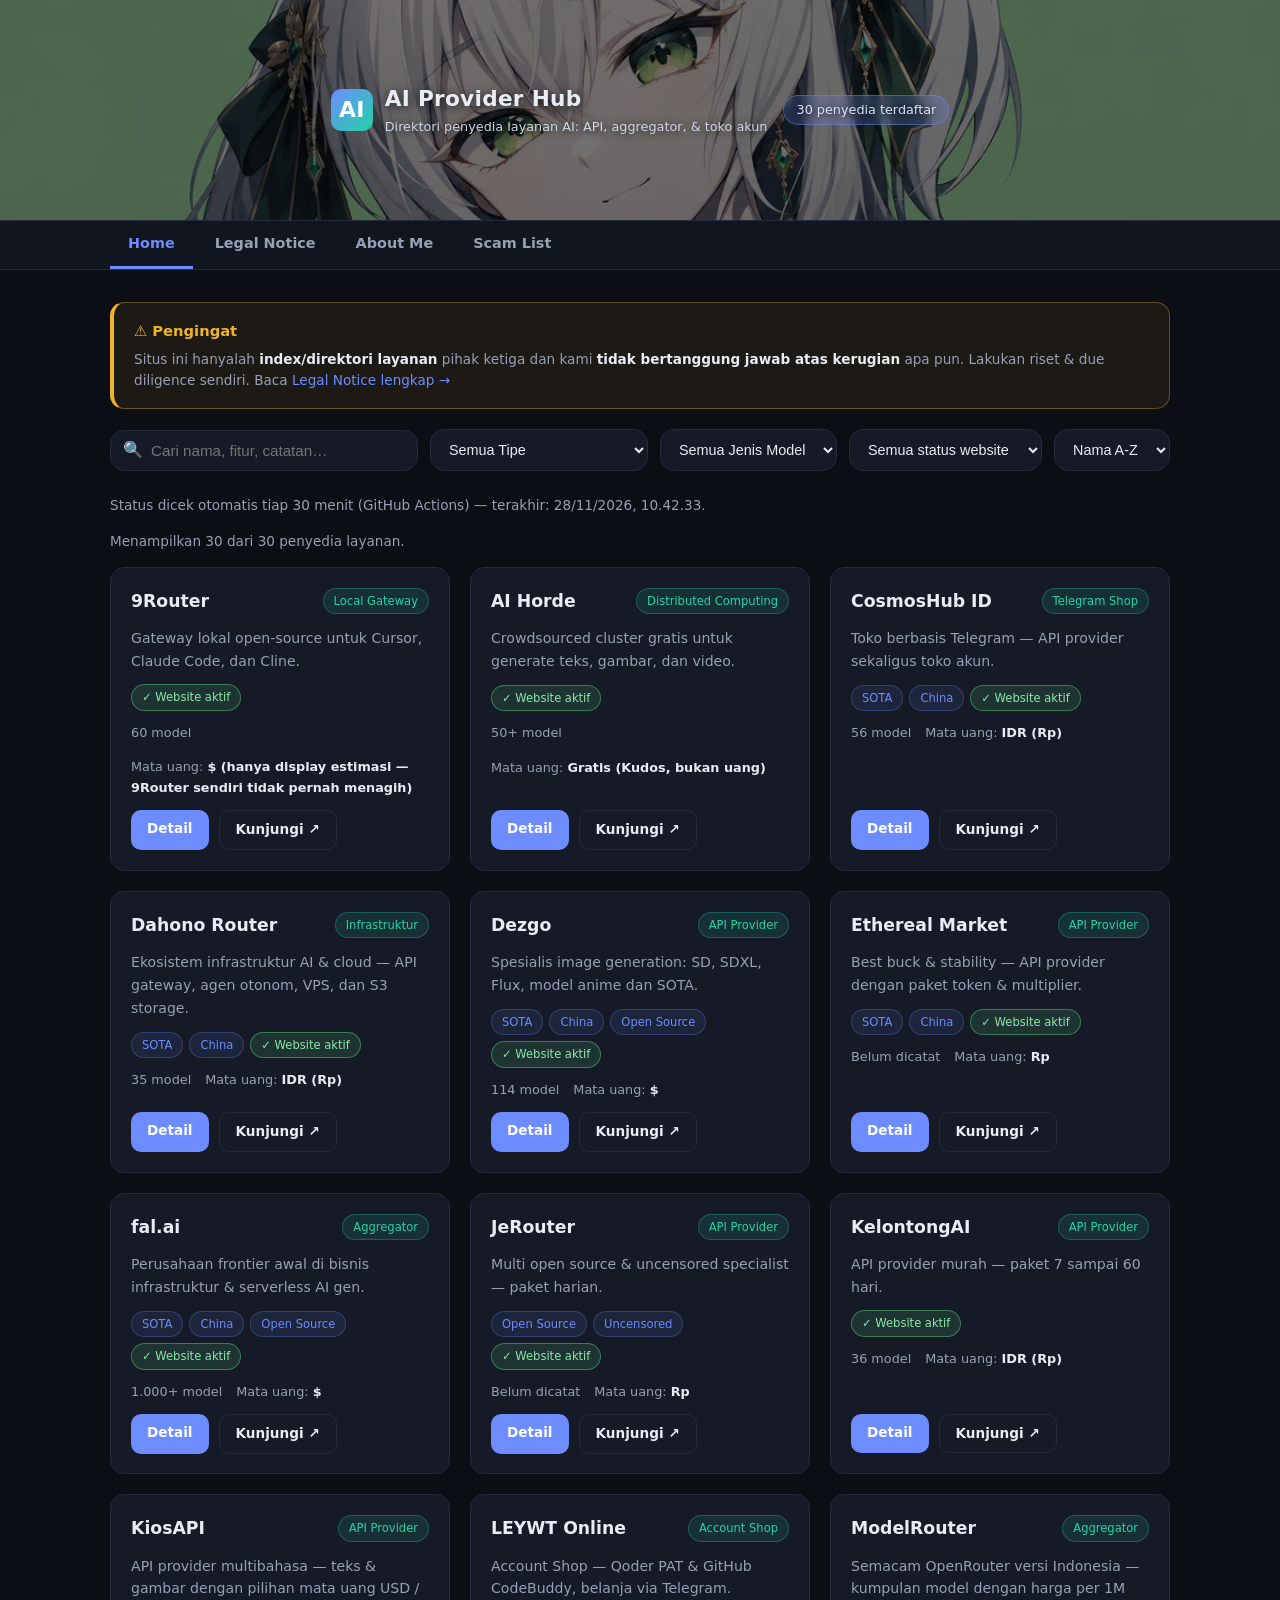
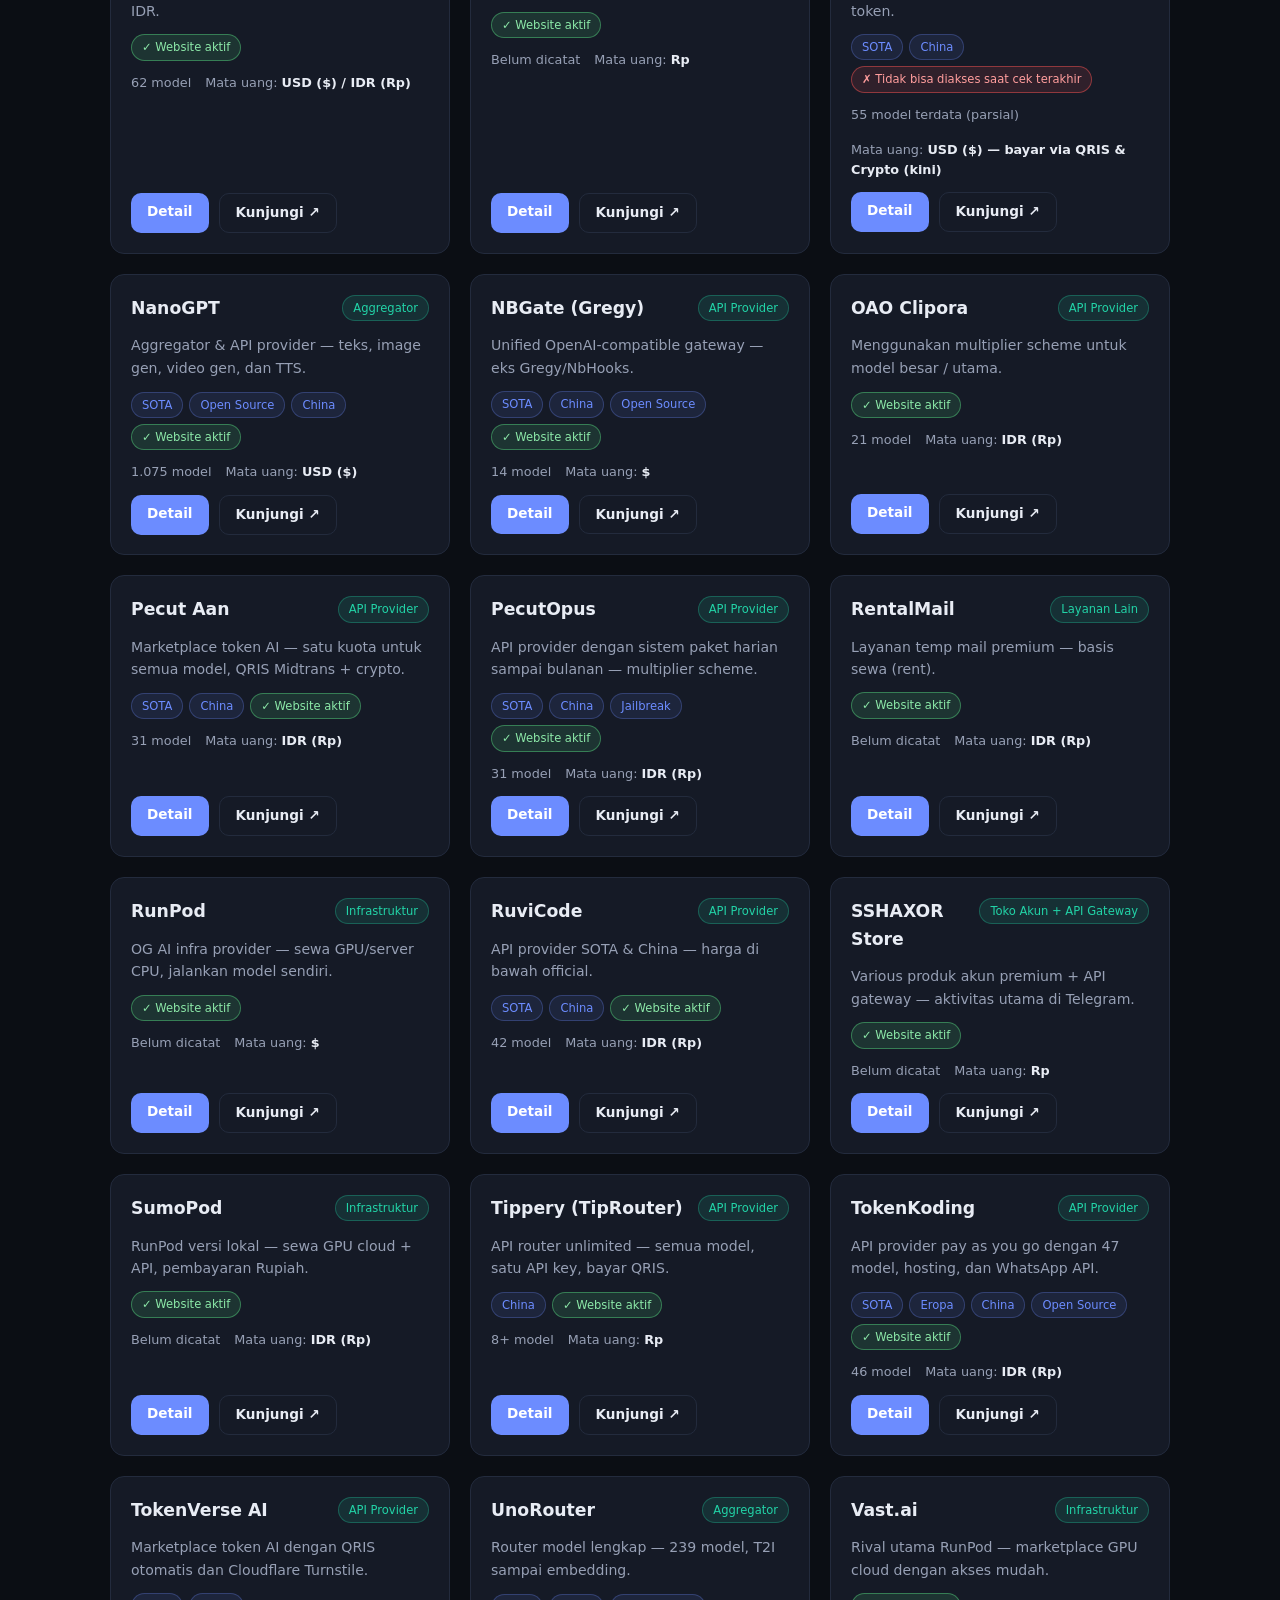
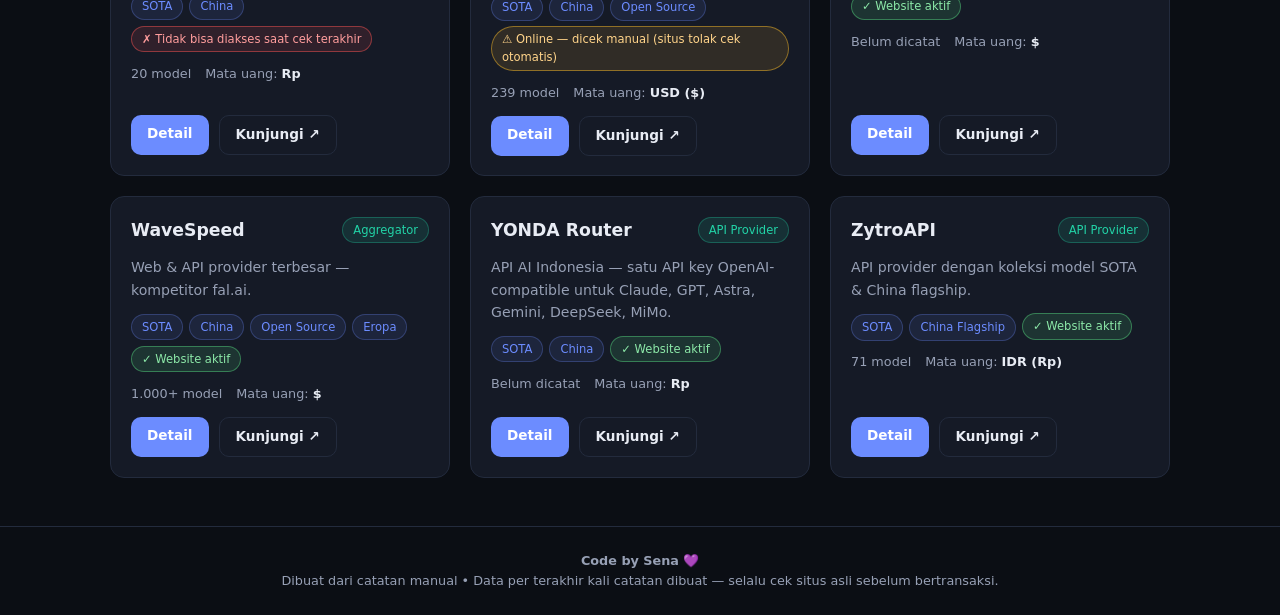
<file: index.html>
<!DOCTYPE html>
<html lang="id">
<head>
  <meta charset="UTF-8">
  <meta name="viewport" content="width=device-width, initial-scale=1.0">
  <title>AI Provider Hub — Direktori Penyedia Layanan AI</title>
  <link rel="stylesheet" href="css/style.css">
</head>
<body>
  <header class="site-header">
    <div class="hero">
      <div class="hero-bg"></div>
      <div class="container header-inner">
        <div class="brand">
          <div class="logo">AI</div>
          <div>
            <h1>AI Provider Hub</h1>
            <p>Direktori penyedia layanan AI: API, aggregator, & toko akun</p>
          </div>
        </div>
        <span class="badge-count" id="badge-count"></span>
      </div>
    </div>
    <nav class="site-nav">
      <div class="container nav-inner">
        <a class="nav-link active" href="index.html">Home</a>
        <a class="nav-link" href="legal.html">Legal Notice</a>
        <a class="nav-link" href="about.html">About Me</a>
        <a class="nav-link" href="scam.html">Scam List</a>
      </div>
    </nav>
  </header>

  <main class="container">
    <div class="disclaimer">
      <strong>⚠ Pengingat</strong>
      <p>Situs ini hanyalah <b>index/direktori layanan</b> pihak ketiga dan kami <b>tidak bertanggung jawab atas kerugian</b> apa pun. Lakukan riset &amp; due diligence sendiri. Baca <a href="legal.html">Legal Notice lengkap →</a></p>
    </div>

    <div class="toolbar">
      <div class="search-box">
        <span class="icon">🔍</span>
        <input type="text" id="search" aria-label="Cari penyedia" placeholder="Cari nama, fitur, catatan…">
      </div>
      <select class="filter" id="filter-type" aria-label="Tipe layanan">
        <option value="all">Semua Tipe</option>
      </select>
      <select class="filter" id="filter-model" aria-label="Jenis model">
        <option value="all">Semua Jenis Model</option>
      </select>
      <select class="filter" id="filter-status">
        <option value="all">Semua status website</option>
        <option value="active">Website aktif (manual)</option>
      </select>
      <select class="filter" id="filter-sort" aria-label="Urutkan nama penyedia">
        <option value="az">Nama A-Z</option>
        <option value="za">Nama Z-A</option>
      </select>
    </div>
    <p class="result-info" id="uptime-note">WIP sistem cek uptime — update #3.</p>
    <p class="result-info" id="result-info" aria-live="polite"></p>
    <div class="grid" id="grid"></div>
  </main>

  <footer class="site-footer">
    <div class="container">
      <p><b>Code by Sena</b> 💜</p>
      <p>Dibuat dari catatan manual • Data per terakhir kali catatan dibuat —
      selalu cek situs asli sebelum bertransaksi.</p>
    </div>
  </footer>

  <script src="js/data.js"></script>
  <script src="js/model-catalogs.js"></script>
  <script src="js/details.js"></script>
  <script src="js/app.js"></script>
</body>
</html>
</file>
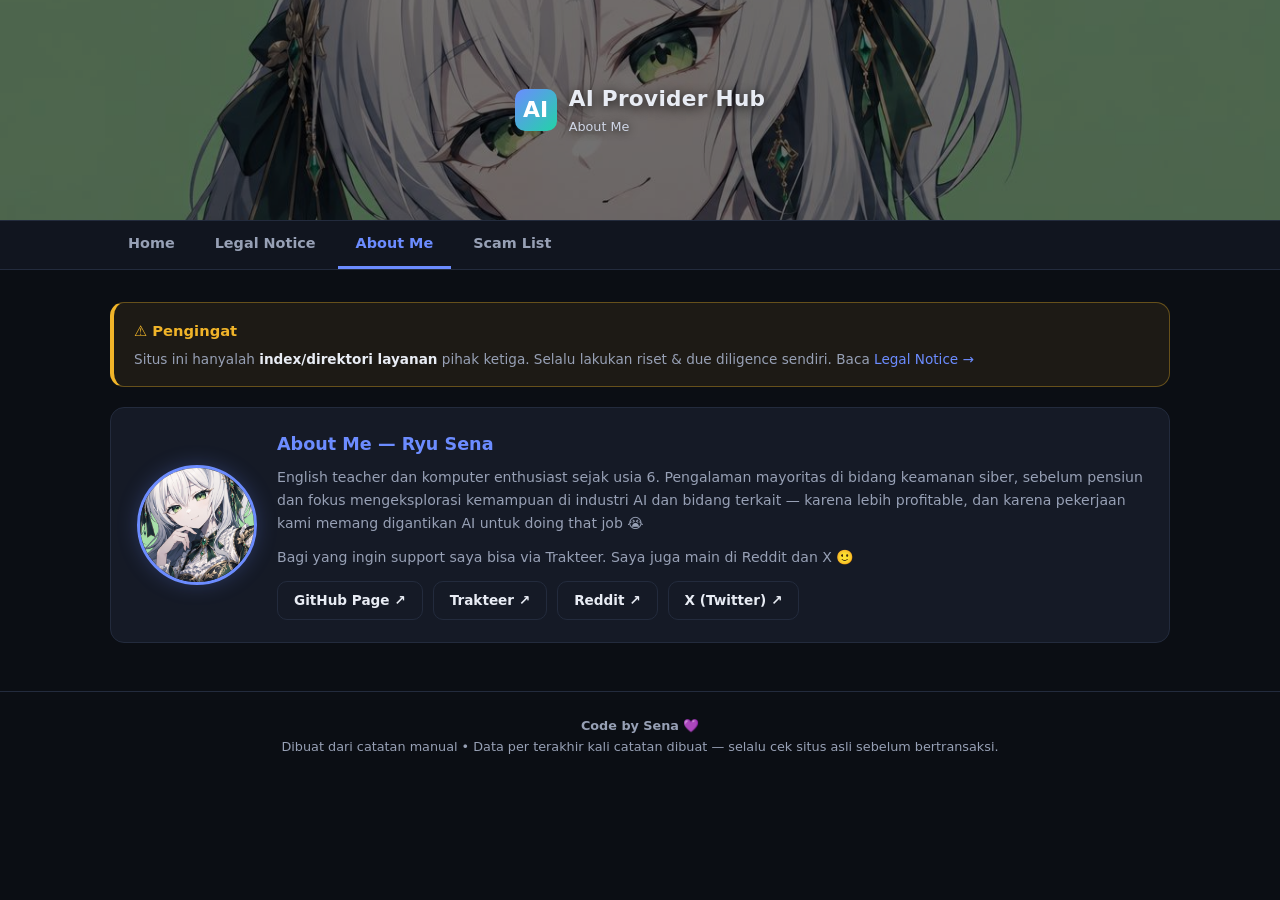
<file: about.html>
<!DOCTYPE html>
<html lang="id">
<head>
  <meta charset="UTF-8">
  <meta name="viewport" content="width=device-width, initial-scale=1.0">
  <title>About Me — AI Provider Hub</title>
  <link rel="stylesheet" href="css/style.css">
</head>
<body>
  <header class="site-header">
    <div class="hero">
      <div class="hero-bg"></div>
      <div class="container header-inner">
        <div class="brand">
          <div class="logo">AI</div>
          <div>
            <h1>AI Provider Hub</h1>
            <p>About Me</p>
          </div>
        </div>
      </div>
    </div>
    <nav class="site-nav">
      <div class="container nav-inner">
        <a class="nav-link" href="index.html">Home</a>
        <a class="nav-link" href="legal.html">Legal Notice</a>
        <a class="nav-link active" href="about.html">About Me</a>
        <a class="nav-link" href="scam.html">Scam List</a>
      </div>
    </nav>
  </header>

  <main class="container">
    <div class="disclaimer">
      <strong>⚠ Pengingat</strong>
      <p>Situs ini hanyalah <b>index/direktori layanan</b> pihak ketiga. Selalu lakukan riset &amp; due diligence sendiri. Baca <a href="legal.html">Legal Notice →</a></p>
    </div>

    <section class="about-me">
      <img class="about-photo" src="header-waifu.jpg" alt="Foto profil kurator">
      <div class="about-body">
        <h2>About Me — Ryu Sena</h2>
        <p class="about-bio">
          English teacher dan komputer enthusiast sejak usia 6. Pengalaman mayoritas di bidang
          keamanan siber, sebelum pensiun dan fokus mengeksplorasi kemampuan di industri AI
          dan bidang terkait — karena lebih profitable, dan karena pekerjaan kami memang
          digantikan AI untuk doing that job 😭
        </p>
        <p class="about-bio">
          Bagi yang ingin support saya bisa via Trakteer. Saya juga main di Reddit dan X 🙂
        </p>
        <div class="about-links">
          <a class="btn btn-outline" href="https://tukangcode.github.io/" target="_blank" rel="noopener noreferrer">GitHub Page ↗</a>
          <a class="btn btn-outline" href="https://trakteer.id/tukangcode" target="_blank" rel="noopener noreferrer">Trakteer ↗</a>
          <a class="btn btn-outline" href="https://www.reddit.com/user/Merchant_Lawrence/" target="_blank" rel="noopener noreferrer">Reddit ↗</a>
          <a class="btn btn-outline" href="https://x.com/SenaQifrey" target="_blank" rel="noopener noreferrer">X (Twitter) ↗</a>
        </div>
      </div>
    </section>
  </main>

  <footer class="site-footer">
    <div class="container">
      <p><b>Code by Sena</b> 💜</p>
      <p>Dibuat dari catatan manual • Data per terakhir kali catatan dibuat —
      selalu cek situs asli sebelum bertransaksi.</p>
    </div>
  </footer>

  <script src="js/data.js"></script>
  <script src="js/details.js"></script>
  <script src="js/app.js"></script>
</body>
</html>
</file>
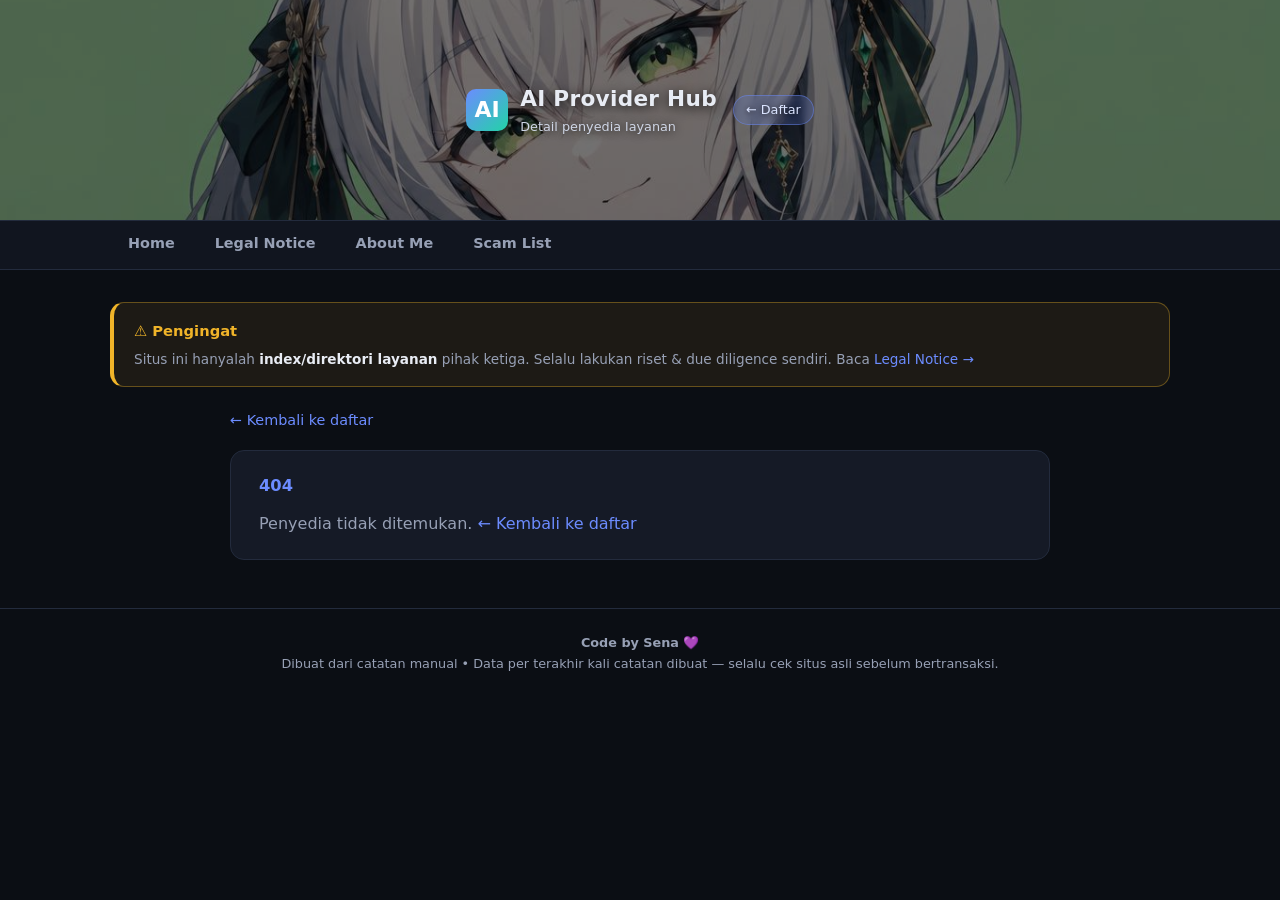
<file: detail.html>
<!DOCTYPE html>
<html lang="id">
<head>
  <meta charset="UTF-8">
  <meta name="viewport" content="width=device-width, initial-scale=1.0">
  <title>Detail — AI Provider Hub</title>
  <link rel="stylesheet" href="css/style.css">
</head>
<body>
  <header class="site-header">
    <div class="hero">
      <div class="hero-bg"></div>
      <div class="container header-inner">
        <div class="brand">
          <div class="logo">AI</div>
          <div>
            <h1>AI Provider Hub</h1>
            <p>Detail penyedia layanan</p>
          </div>
        </div>
        <span class="badge-count"><a href="index.html">← Daftar</a></span>
      </div>
    </div>
    <nav class="site-nav">
      <div class="container nav-inner">
        <a class="nav-link" href="index.html">Home</a>
        <a class="nav-link" href="legal.html">Legal Notice</a>
        <a class="nav-link" href="about.html">About Me</a>
        <a class="nav-link" href="scam.html">Scam List</a>
      </div>
    </nav>
  </header>

  <main class="container">
    <div class="disclaimer">
      <strong>⚠ Pengingat</strong>
      <p>Situs ini hanyalah <b>index/direktori layanan</b> pihak ketiga. Selalu lakukan riset &amp; due diligence sendiri. Baca <a href="legal.html">Legal Notice →</a></p>
    </div>
    <div class="detail-wrap">
      <a class="back-link" href="index.html">← Kembali ke daftar</a>
      <div id="detail-mount"></div>
    </div>
  </main>

  <footer class="site-footer">
    <div class="container">
      <p><b>Code by Sena</b> 💜</p>
      <p>Dibuat dari catatan manual • Data per terakhir kali catatan dibuat —
      selalu cek situs asli sebelum bertransaksi.</p>
    </div>
  </footer>

  <script src="js/data.js"></script>
  <script src="js/model-catalogs.js"></script>
  <script src="js/details.js"></script>
  <script src="js/app.js"></script>
</body>
</html>
</file>
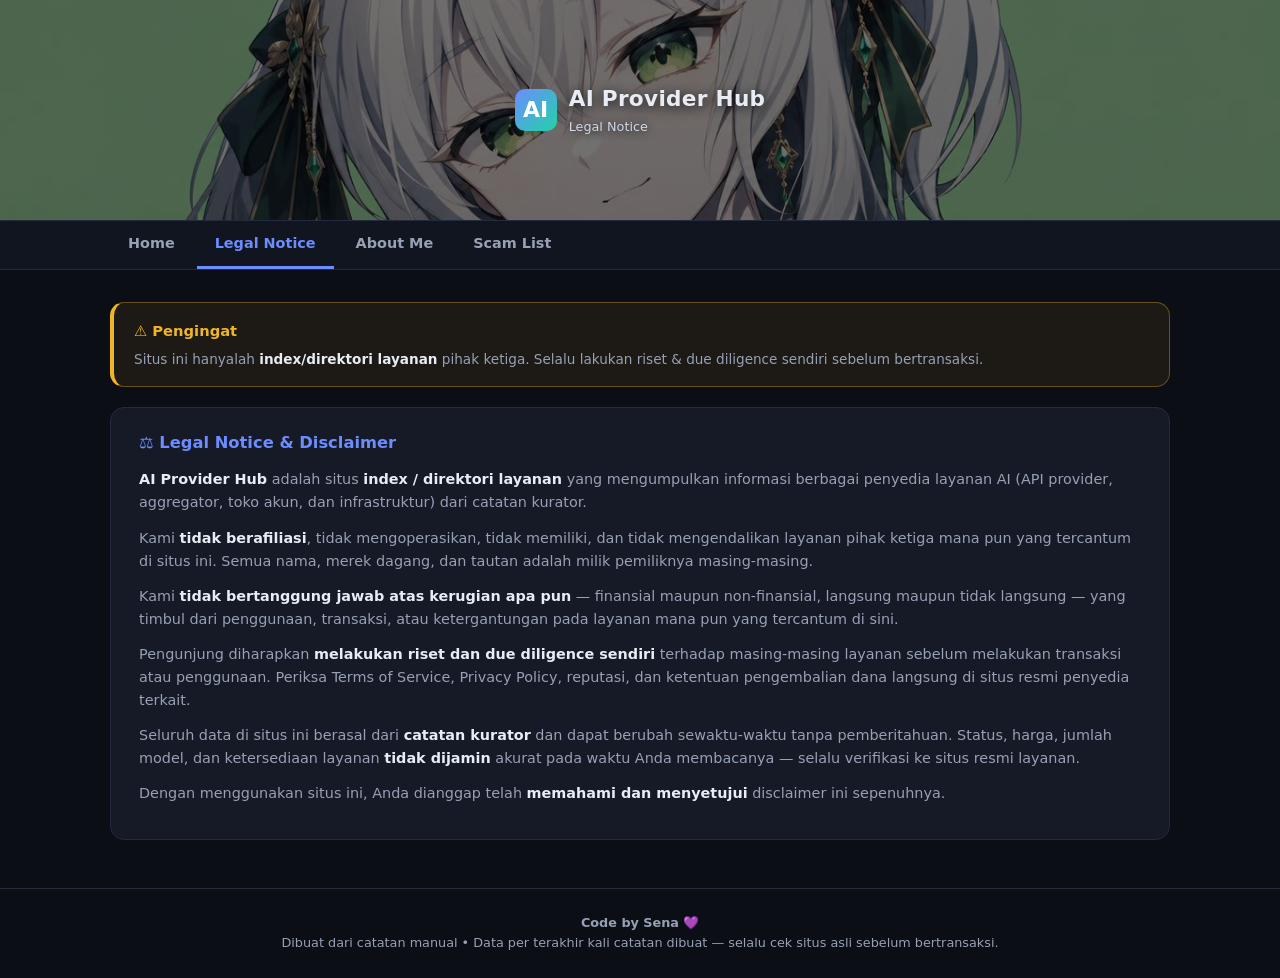
<file: legal.html>
<!DOCTYPE html>
<html lang="id">
<head>
  <meta charset="UTF-8">
  <meta name="viewport" content="width=device-width, initial-scale=1.0">
  <title>Legal Notice — AI Provider Hub</title>
  <link rel="stylesheet" href="css/style.css">
</head>
<body>
  <header class="site-header">
    <div class="hero">
      <div class="hero-bg"></div>
      <div class="container header-inner">
        <div class="brand">
          <div class="logo">AI</div>
          <div>
            <h1>AI Provider Hub</h1>
            <p>Legal Notice</p>
          </div>
        </div>
      </div>
    </div>
    <nav class="site-nav">
      <div class="container nav-inner">
        <a class="nav-link" href="index.html">Home</a>
        <a class="nav-link active" href="legal.html">Legal Notice</a>
        <a class="nav-link" href="about.html">About Me</a>
        <a class="nav-link" href="scam.html">Scam List</a>
      </div>
    </nav>
  </header>

  <main class="container">
    <div class="disclaimer">
      <strong>⚠ Pengingat</strong>
      <p>Situs ini hanyalah <b>index/direktori layanan</b> pihak ketiga. Selalu lakukan riset &amp; due diligence sendiri sebelum bertransaksi.</p>
    </div>

    <section class="section legal-page">
      <h2>⚖ Legal Notice & Disclaimer</h2>
      <p><b>AI Provider Hub</b> adalah situs <b>index / direktori layanan</b> yang mengumpulkan informasi berbagai penyedia layanan AI (API provider, aggregator, toko akun, dan infrastruktur) dari catatan kurator.</p>
      <p>Kami <b>tidak berafiliasi</b>, tidak mengoperasikan, tidak memiliki, dan tidak mengendalikan layanan pihak ketiga mana pun yang tercantum di situs ini. Semua nama, merek dagang, dan tautan adalah milik pemiliknya masing-masing.</p>
      <p>Kami <b>tidak bertanggung jawab atas kerugian apa pun</b> — finansial maupun non-finansial, langsung maupun tidak langsung — yang timbul dari penggunaan, transaksi, atau ketergantungan pada layanan mana pun yang tercantum di sini.</p>
      <p>Pengunjung diharapkan <b>melakukan riset dan due diligence sendiri</b> terhadap masing-masing layanan sebelum melakukan transaksi atau penggunaan. Periksa Terms of Service, Privacy Policy, reputasi, dan ketentuan pengembalian dana langsung di situs resmi penyedia terkait.</p>
      <p>Seluruh data di situs ini berasal dari <b>catatan kurator</b> dan dapat berubah sewaktu-waktu tanpa pemberitahuan. Status, harga, jumlah model, dan ketersediaan layanan <b>tidak dijamin</b> akurat pada waktu Anda membacanya — selalu verifikasi ke situs resmi layanan.</p>
      <p>Dengan menggunakan situs ini, Anda dianggap telah <b>memahami dan menyetujui</b> disclaimer ini sepenuhnya.</p>
    </section>
  </main>

  <footer class="site-footer">
    <div class="container">
      <p><b>Code by Sena</b> 💜</p>
      <p>Dibuat dari catatan manual • Data per terakhir kali catatan dibuat —
      selalu cek situs asli sebelum bertransaksi.</p>
    </div>
  </footer>

  <script src="js/data.js"></script>
  <script src="js/details.js"></script>
  <script src="js/app.js"></script>
</body>
</html>
</file>
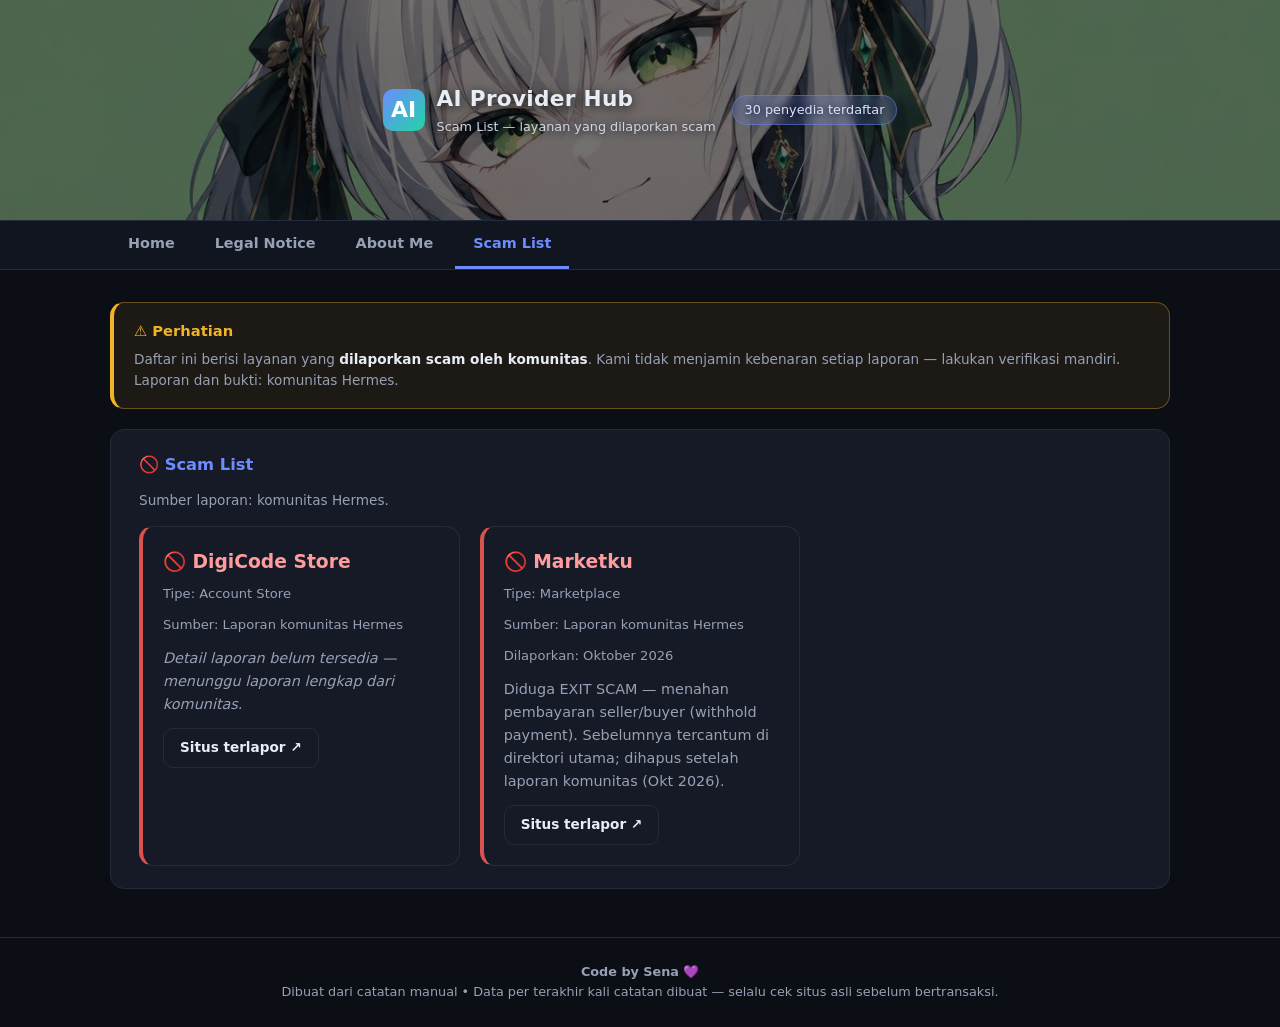
<file: scam.html>
<!DOCTYPE html>
<html lang="id">
<head>
  <meta charset="UTF-8">
  <meta name="viewport" content="width=device-width, initial-scale=1.0">
  <title>Scam List — AI Provider Hub</title>
  <link rel="stylesheet" href="css/style.css">
</head>
<body>
  <header class="site-header">
    <div class="hero">
      <div class="hero-bg"></div>
      <div class="container header-inner">
        <div class="brand">
          <div class="logo">AI</div>
          <div>
            <h1>AI Provider Hub</h1>
            <p>Scam List — layanan yang dilaporkan scam</p>
          </div>
        </div>
        <span class="badge-count" id="badge-count"></span>
      </div>
    </div>
    <nav class="site-nav">
      <div class="container nav-inner">
        <a class="nav-link" href="index.html">Home</a>
        <a class="nav-link" href="legal.html">Legal Notice</a>
        <a class="nav-link" href="about.html">About Me</a>
        <a class="nav-link active" href="scam.html">Scam List</a>
      </div>
    </nav>
  </header>

  <main class="container">
    <div class="disclaimer disclaimer-scam">
      <strong>⚠ Perhatian</strong>
      <p>Daftar ini berisi layanan yang <b>dilaporkan scam oleh komunitas</b>. Kami tidak menjamin kebenaran setiap laporan — lakukan verifikasi mandiri. Laporan dan bukti: komunitas Hermes.</p>
    </div>

    <section class="section">
      <h2>🚫 Scam List</h2>
      <p class="result-info">Sumber laporan: komunitas Hermes.</p>
      <div class="grid" id="scam-grid"></div>
    </section>
  </main>

  <footer class="site-footer">
    <div class="container">
      <p><b>Code by Sena</b> 💜</p>
      <p>Dibuat dari catatan manual • Data per terakhir kali catatan dibuat —
      selalu cek situs asli sebelum bertransaksi.</p>
    </div>
  </footer>

  <script src="js/data.js"></script>
  <script src="js/app.js"></script>
</body>
</html>
</file>
<file: css/style.css>
/* ===== AI Provider Hub — Stylesheet ===== */
:root {
  --bg: #0b0e14;
  --bg-soft: #11151f;
  --card: #151a26;
  --card-hover: #1a2030;
  --border: #232b3d;
  --text: #e8ecf4;
  --text-dim: #97a0b5;
  --accent: #6c8cff;
  --accent-2: #22d3a7;
  --warn: #f0b429;
  --danger: #ff6b6b;
  --radius: 14px;
}

* { box-sizing: border-box; margin: 0; padding: 0; }

body {
  font-family: "Segoe UI", system-ui, -apple-system, sans-serif;
  background: var(--bg);
  color: var(--text);
  line-height: 1.6;
  min-height: 100vh;
}

a { color: var(--accent); text-decoration: none; }
a:hover { text-decoration: underline; }

.container { max-width: 1100px; margin: 0 auto; padding: 0 20px; }

/* ===== Header ===== */
header.site-header {
  background: var(--bg-soft);
  border-bottom: 1px solid var(--border);
  margin-bottom: 32px;
}
.hero {
  position: relative; overflow: hidden;
  min-height: 220px; display: flex; align-items: center;
}
.hero .hero-bg {
  position: absolute; inset: 0;
  background-image: url("../header-waifu.jpg");
  background-size: cover; background-position: center 25%;
  filter: brightness(.45);
}
.hero .container { position: relative; padding: 36px 20px; }
.header-inner {
  display: flex; flex-wrap: wrap;
  align-items: center; justify-content: space-between; gap: 16px;
}
.brand { display: flex; align-items: center; gap: 12px; }
.brand .logo {
  width: 42px; height: 42px; border-radius: 10px;
  background: linear-gradient(135deg, var(--accent), var(--accent-2));
  display: grid; place-items: center;
  font-size: 22px; color: #fff; font-weight: 800;
}
.brand h1 {
  font-size: 1.35rem; letter-spacing: .3px;
  text-shadow: 0 2px 12px rgba(0,0,0,.8);
}
.brand p {
  font-size: .8rem; color: #cfd6e6;
  text-shadow: 0 1px 8px rgba(0,0,0,.8);
}
.badge-count {
  background: rgba(108,140,255,.2); color: #dbe4ff;
  border: 1px solid rgba(108,140,255,.45);
  padding: 4px 12px; border-radius: 999px; font-size: .8rem;
  backdrop-filter: blur(4px);
  text-shadow: 0 1px 6px rgba(0,0,0,.8);
}
.badge-count a { color: #dbe4ff; }

/* ===== Scam List ===== */
.disclaimer-scam {
  background: rgba(240,80,80,.08);
  border: 1px solid rgba(240,80,80,.35);
  border-left: 4px solid var(--danger, #d9534f);
}
.scam-card {
  background: var(--card);
  border: 1px solid var(--border);
  border-left: 4px solid #d9534f;
  border-radius: var(--radius);
  padding: 20px;
}
.scam-card h3 { color: #ff9d9d; margin-bottom: 6px; }
.scam-meta {
  display: flex; flex-wrap: wrap; gap: 10px;
  color: var(--text-dim); font-size: .82rem; margin-bottom: 12px;
}
.scam-reason { color: var(--text-dim); font-size: .9rem; }
.scam-reason-empty {
  color: var(--text-dim); font-style: italic; font-size: .9rem;
}

/* ===== Nav ===== */
.site-nav { background: var(--bg-soft); border-top: 1px solid var(--border); }
.nav-inner { display: flex; gap: 4px; flex-wrap: wrap; }
.nav-link {
  display: inline-block; padding: 11px 18px;
  color: var(--text-dim); font-size: .9rem; font-weight: 600;
  border-bottom: 3px solid transparent;
  transition: color .15s, border-color .15s;
}
.nav-link:hover { color: var(--text); text-decoration: none; }
.nav-link.active { color: var(--accent); border-bottom-color: var(--accent); }

/* ===== Legal page ===== */
.legal-page p { color: var(--text-dim); font-size: .9rem; margin-bottom: 12px; }
.legal-page b { color: var(--text); }

/* ===== Disclaimer ===== */
.disclaimer {
  background: rgba(240,180,41,.08);
  border: 1px solid rgba(240,180,41,.35);
  border-left: 4px solid var(--warn);
  border-radius: var(--radius);
  padding: 16px 20px; margin-bottom: 20px;
}
.disclaimer strong { display: block; color: var(--warn); margin-bottom: 6px; font-size: .92rem; }
.disclaimer p { color: var(--text-dim); font-size: .85rem; }
.disclaimer b { color: var(--text); }

/* ===== About Me ===== */
.about-me {
  display: flex; flex-wrap: wrap; gap: 20px; align-items: center;
  background: var(--card); border: 1px solid var(--border);
  border-radius: var(--radius); padding: 22px 26px; margin-bottom: 24px;
}
.about-photo {
  width: 120px; height: 120px; object-fit: cover;
  border-radius: 50%; border: 3px solid var(--accent);
  flex-shrink: 0; box-shadow: 0 0 20px rgba(108,140,255,.25);
}
.about-body { flex: 1 1 220px; }
.about-body h2 { color: var(--accent); font-size: 1.1rem; margin-bottom: 8px; }
.about-bio { color: var(--text-dim); font-size: .88rem; margin-bottom: 12px; min-height: 20px; }
.about-links { display: flex; flex-wrap: wrap; gap: 10px; }

/* ===== Toolbar (search + filter) ===== */
.toolbar {
  display: flex; flex-wrap: wrap; gap: 12px;
  align-items: center; margin-bottom: 24px;
}
.search-box { flex: 1 1 260px; position: relative; }
.search-box input {
  width: 100%; padding: 11px 14px 11px 40px;
  background: var(--card); border: 1px solid var(--border);
  border-radius: var(--radius); color: var(--text); font-size: .95rem;
}
.search-box input:focus { outline: none; border-color: var(--accent); }
.search-box .icon {
  position: absolute; left: 13px; top: 50%; transform: translateY(-50%);
  color: var(--text-dim); font-size: 1rem; pointer-events: none;
}
select.filter {
  padding: 11px 14px; background: var(--card);
  border: 1px solid var(--border); border-radius: var(--radius);
  color: var(--text); font-size: .9rem; cursor: pointer;
}
.result-info { color: var(--text-dim); font-size: .85rem; margin-bottom: 14px; }

/* ===== Card grid ===== */
.grid {
  display: grid;
  grid-template-columns: repeat(auto-fill, minmax(320px, 1fr));
  gap: 20px;
}
.card {
  background: var(--card); border: 1px solid var(--border);
  border-radius: var(--radius); padding: 20px;
  display: flex; flex-direction: column; gap: 12px;
  transition: border-color .15s, transform .15s, background .15s;
}
.card:hover {
  border-color: var(--accent); background: var(--card-hover);
  transform: translateY(-3px);
}
.card-top { display: flex; justify-content: space-between; align-items: flex-start; gap: 10px; }
.card h2 { font-size: 1.08rem; }
.card h2 a { color: var(--text); }
.card .type {
  font-size: .72rem; padding: 3px 10px; border-radius: 999px;
  background: rgba(34,211,167,.12); color: var(--accent-2);
  border: 1px solid rgba(34,211,167,.3); white-space: nowrap;
}
.tagline { color: var(--text-dim); font-size: .88rem; }
.chips { display: flex; flex-wrap: wrap; gap: 6px; }
.chip {
  font-size: .72rem; padding: 3px 10px; border-radius: 999px;
  background: rgba(108,140,255,.1); color: var(--accent);
  border: 1px solid rgba(108,140,255,.28);
}
.meta-row {
  display: flex; flex-wrap: wrap; gap: 14px;
  font-size: .8rem; color: var(--text-dim);
}
.meta-row b { color: var(--text); }
.card-actions { margin-top: auto; display: flex; gap: 10px; }
.btn {
  display: inline-block; padding: 8px 16px; border-radius: 10px;
  font-size: .85rem; font-weight: 600; cursor: pointer; border: none;
  transition: opacity .15s;
}
.btn:hover { opacity: .85; text-decoration: none; }
.btn-primary { background: var(--accent); color: #fff; }
.btn-outline {
  background: transparent; color: var(--text);
  border: 1px solid var(--border);
}
.btn-outline:hover { border-color: var(--accent); }

/* status dot */
.dot { display: inline-block; width: 8px; height: 8px; border-radius: 50%; margin-right: 6px; }
.dot.active { background: var(--accent-2); }

/* Chip status uptime otomatis */
.chip-up { background: rgba(80,200,120,.15); border-color: rgba(80,200,120,.5); color: #8ce8a8; }
.chip-down { background: rgba(240,80,80,.12); border-color: rgba(240,80,80,.5); color: #ff9d9d; }
.chip-manual { background: rgba(240,180,41,.12); border-color: rgba(240,180,41,.5); color: #ffd48a; }

.empty-state {
  grid-column: 1 / -1; text-align: center; padding: 60px 20px;
  color: var(--text-dim);
}
/* ===== Detail page ===== */
.detail-wrap { max-width: 820px; margin: 0 auto; }
.back-link { display: inline-block; margin-bottom: 18px; font-size: .9rem; }
.detail-head {
  background: var(--card); border: 1px solid var(--border);
  border-radius: var(--radius); padding: 28px; margin-bottom: 20px;
}
.detail-head h1 { font-size: 1.6rem; margin-bottom: 6px; }
.detail-head .tagline { margin-bottom: 16px; }
.head-meta { display: flex; flex-wrap: wrap; gap: 10px; align-items: center; }

.section {
  background: var(--card); border: 1px solid var(--border);
  border-radius: var(--radius); padding: 22px 28px; margin-bottom: 20px;
}
.section h2 {
  font-size: 1.02rem; margin-bottom: 12px;
  color: var(--accent); display: flex; align-items: center; gap: 8px;
}
.section ul { list-style: none; }
.section ul li {
  padding: 7px 0 7px 26px; position: relative;
  border-bottom: 1px dashed var(--border); font-size: .92rem;
}
.section ul li:last-child { border-bottom: none; }
.section ul li::before {
  content: "✓"; position: absolute; left: 2px; color: var(--accent-2);
  font-weight: 700;
}
.section ul.notes li::before { content: "⚠"; color: var(--warn); }

.spec-table { width: 100%; border-collapse: collapse; font-size: .9rem; }
.spec-table td { padding: 10px 8px; border-bottom: 1px solid var(--border); }
.spec-table td:first-child {
  color: var(--text-dim); width: 180px; vertical-align: top;
}
.spec-table tr:last-child td { border-bottom: none; }

.catalog-source {
  color: var(--text-dim); font-size: .82rem; margin: 12px 0;
}
.model-families { display: grid; gap: 10px; margin-top: 14px; }
.model-family {
  border: 1px solid var(--border); border-radius: 10px;
  background: var(--bg-soft); overflow: hidden;
}
.model-family summary {
  display: flex; justify-content: space-between; align-items: center; gap: 12px;
  padding: 12px 14px; cursor: pointer; color: var(--text); font-weight: 600;
}
.model-family summary:hover { color: var(--accent); }
.family-count {
  flex-shrink: 0; color: var(--text-dim); font-size: .78rem; font-weight: 500;
}
.section .model-list {
  max-height: 420px; overflow-y: auto; padding: 0 14px 8px;
  border-top: 1px solid var(--border);
}
.section .model-list li { padding-left: 4px; }
.section .model-list li::before { content: none; }
.model-list code {
  color: var(--accent-2); background: rgba(34,211,167,.08);
  border-radius: 5px; padding: 2px 5px; overflow-wrap: anywhere;
}
.model-meta { display: block; color: var(--text-dim); font-size: .78rem; margin-top: 2px; }

.status-banner {
  background: rgba(255,107,107,.1); border: 1px solid rgba(255,107,107,.4);
  color: #ffb3b3; border-radius: 10px; padding: 12px 16px;
  margin-bottom: 20px; font-size: .9rem;
}

.detail-actions { display: flex; flex-wrap: wrap; gap: 12px; margin-top: 24px; }

/* ===== FAQ accordion ===== */
.faq-item { border-bottom: 1px solid var(--border); }
.faq-item:last-child { border-bottom: none; }
.faq-q {
  width: 100%; display: flex; justify-content: space-between;
  align-items: center; gap: 12px; text-align: left;
  background: none; border: none; color: var(--text);
  font-size: .92rem; font-weight: 600; padding: 14px 4px;
  cursor: pointer; font-family: inherit;
}
.faq-q:hover { color: var(--accent); }
.faq-arrow {
  transition: transform .2s; color: var(--accent); flex-shrink: 0;
}
.faq-item.open .faq-arrow { transform: rotate(90deg); }
.faq-a {
  max-height: 0; overflow: hidden;
  transition: max-height .25s ease;
}
.faq-a p {
  color: var(--text-dim); font-size: .88rem;
  padding: 0 4px 14px;
}
.faq-item.open .faq-a { max-height: 300px; }

/* ===== Footer ===== */
footer.site-footer {
  margin-top: 48px; padding: 24px 0;
  border-top: 1px solid var(--border); color: var(--text-dim);
  font-size: .8rem; text-align: center;
}

/* ===== Responsive ===== */
@media (max-width: 600px) {
  .header-inner { flex-direction: column; align-items: flex-start; }
  .detail-head { padding: 20px; }
  .section { padding: 18px 20px; }
}

/* ===== Animation ===== */
@keyframes fadeUp {
  from { opacity: 0; transform: translateY(8px); }
  to { opacity: 1; transform: translateY(0); }
}
.card, .detail-head, .section { animation: fadeUp .3s ease both; }
</file>
